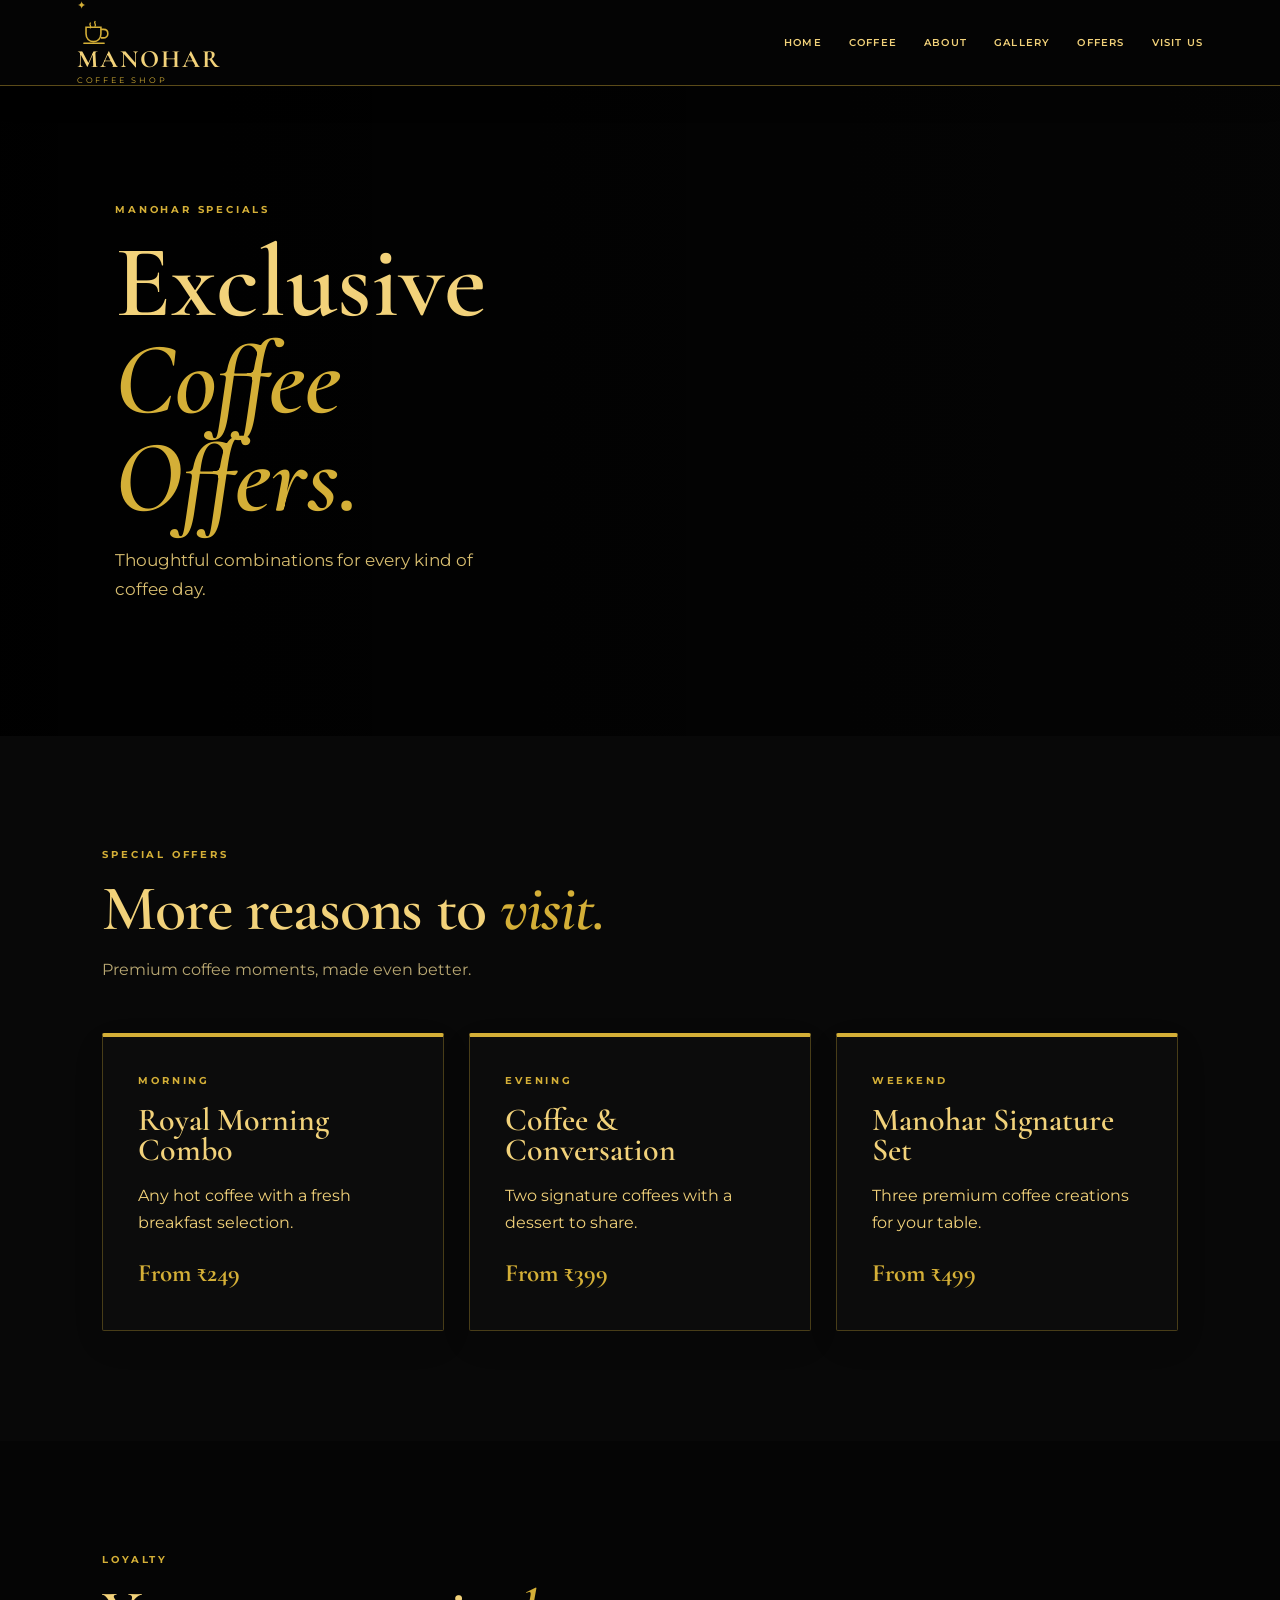
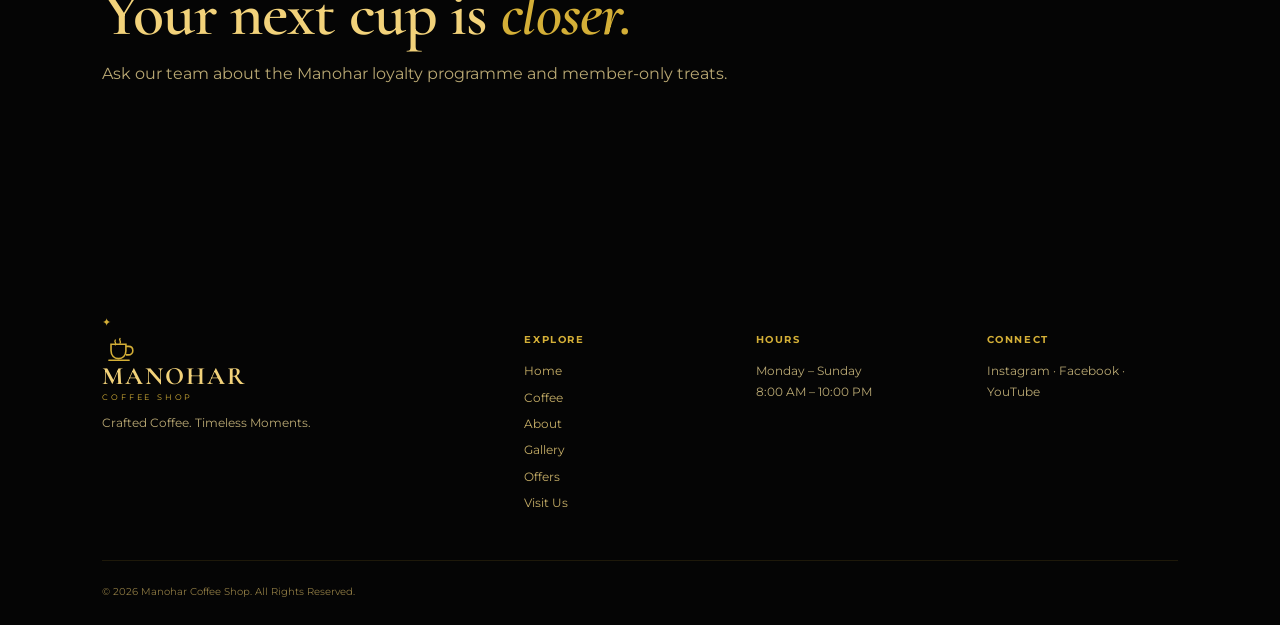
<file: offers.html>
<!doctype html><html lang="en"><head><meta charset="utf-8"><meta name="viewport" content="width=device-width,initial-scale=1"><title>Offers | Manohar Coffee Shop</title><link href="https://fonts.googleapis.com/css2?family=Cormorant+Garamond:wght@500;600;700&family=Montserrat:wght@400;500;600;700&display=swap" rel="stylesheet"><link rel="stylesheet" href="style.css"></head><body><header class="nav"><a class="logo" href="index.html" aria-label="Manohar Coffee Shop home"><svg width="34" height="34" viewBox="0 0 64 64" aria-hidden="true"><path d="M17 25h28v12c0 9-6 15-14 15S17 46 17 37V25Z" fill="none" stroke="#d4af37" stroke-width="3"/><path d="M45 29h5c6 0 8 4 8 8s-3 8-9 8h-4" fill="none" stroke="#d4af37" stroke-width="3"/><path d="M25 17c-3 4 3 5 0 9M34 14c-3 4 3 5 0 9" fill="none" stroke="#d4af37" stroke-width="2.5" stroke-linecap="round"/><path d="M13 55h38" stroke="#d4af37" stroke-width="3" stroke-linecap="round"/></svg><span>MANOHAR</span><small>COFFEE SHOP</small></a><button class="menu-toggle">☰</button><nav><a href="index.html">Home</a><a href="coffee.html">Coffee</a><a href="about.html">About</a><a href="gallery.html">Gallery</a><a href="offers.html">Offers</a><a href="visit-us.html">Visit Us</a></nav></header><section class="page-hero offers"><div class="reveal"><p class="eyebrow">MANOHAR SPECIALS</p><h1>Exclusive <em>Coffee Offers.</em></h1><p>Thoughtful combinations for every kind of coffee day.</p></div></section><main><section class="section"><div class="section-head reveal"><p class="eyebrow">SPECIAL OFFERS</p><h2>More reasons to <em>visit.</em></h2><p>Premium coffee moments, made even better.</p></div><div class="offers"><article class="offer reveal"><p class="eyebrow">MORNING</p><h3>Royal Morning Combo</h3><p>Any hot coffee with a fresh breakfast selection.</p><strong>From ₹249</strong></article><article class="offer reveal"><p class="eyebrow">EVENING</p><h3>Coffee & Conversation</h3><p>Two signature coffees with a dessert to share.</p><strong>From ₹399</strong></article><article class="offer reveal"><p class="eyebrow">WEEKEND</p><h3>Manohar Signature Set</h3><p>Three premium coffee creations for your table.</p><strong>From ₹499</strong></article></div></section><section class="royal-section section"><div class="section-head reveal"><p class="eyebrow">LOYALTY</p><h2>Your next cup is <em>closer.</em></h2><p>Ask our team about the Manohar loyalty programme and member-only treats.</p></div></section></main><footer class="footer"><div><a class="logo" href="index.html" aria-label="Manohar Coffee Shop home"><svg width="34" height="34" viewBox="0 0 64 64" aria-hidden="true"><path d="M17 25h28v12c0 9-6 15-14 15S17 46 17 37V25Z" fill="none" stroke="#d4af37" stroke-width="3"/><path d="M45 29h5c6 0 8 4 8 8s-3 8-9 8h-4" fill="none" stroke="#d4af37" stroke-width="3"/><path d="M25 17c-3 4 3 5 0 9M34 14c-3 4 3 5 0 9" fill="none" stroke="#d4af37" stroke-width="2.5" stroke-linecap="round"/><path d="M13 55h38" stroke="#d4af37" stroke-width="3" stroke-linecap="round"/></svg><span>MANOHAR</span><small>COFFEE SHOP</small></a><p>Crafted Coffee. Timeless Moments.</p></div><div><h4>Explore</h4><a href="index.html">Home</a><a href="coffee.html">Coffee</a><a href="about.html">About</a><a href="gallery.html">Gallery</a><a href="offers.html">Offers</a><a href="visit-us.html">Visit Us</a></div><div><h4>Hours</h4><p>Monday – Sunday<br>8:00 AM – 10:00 PM</p></div><div><h4>Connect</h4><p>Instagram · Facebook · YouTube</p></div><div class="copyright">© 2026 Manohar Coffee Shop. All Rights Reserved.</div></footer><script src="script.js"></script></body></html>
</file>
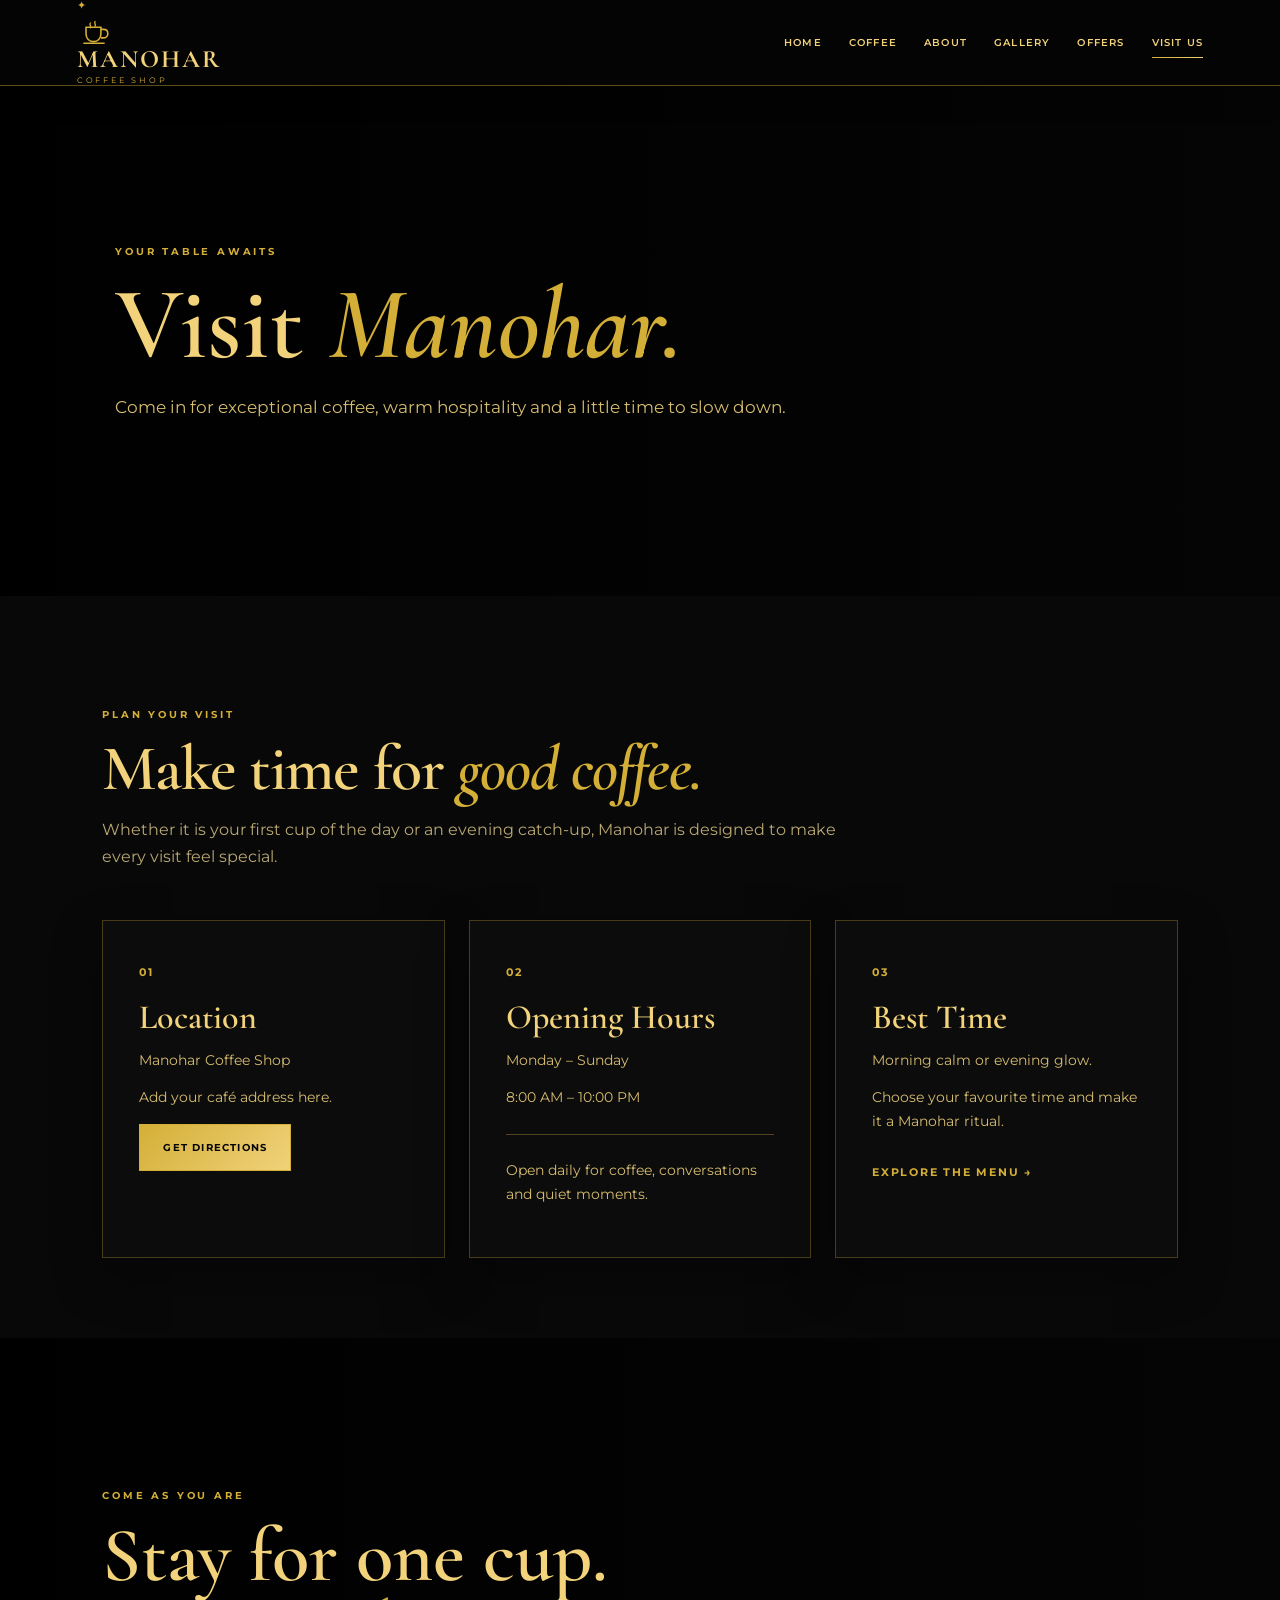
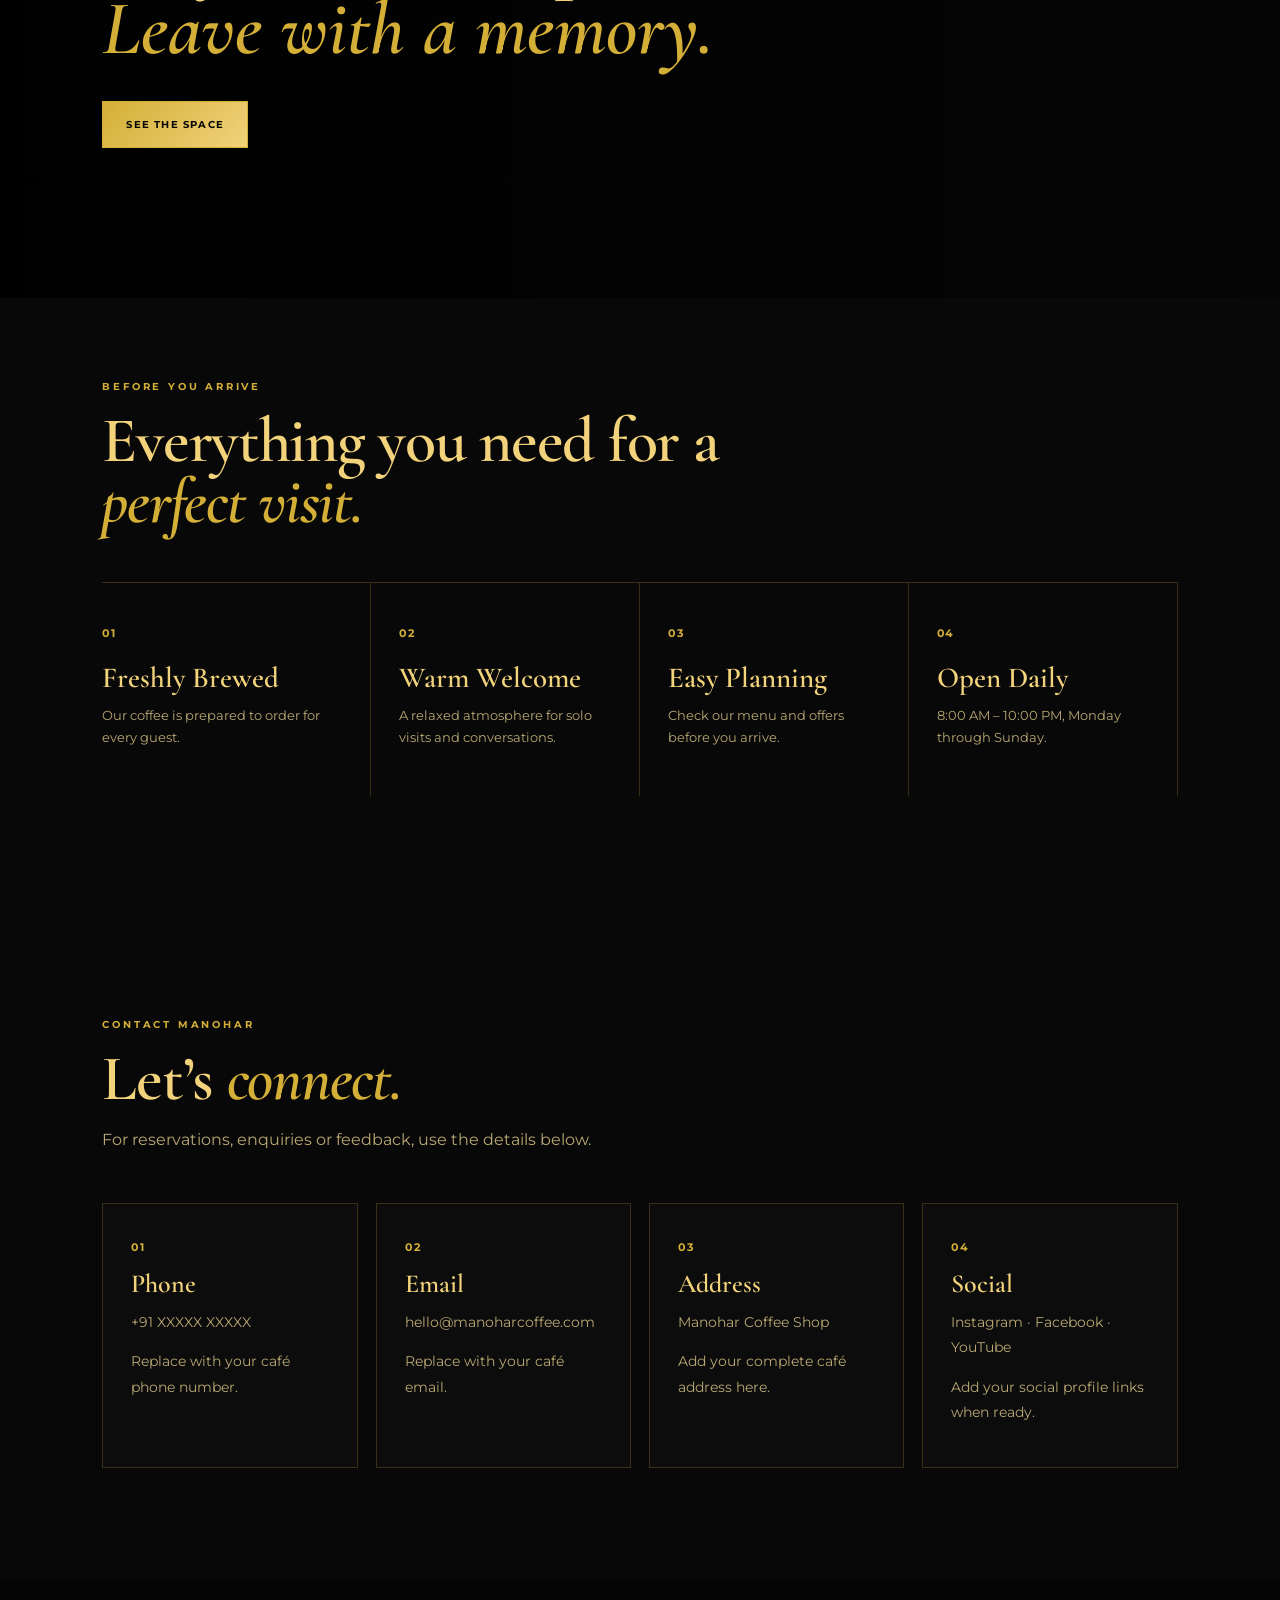
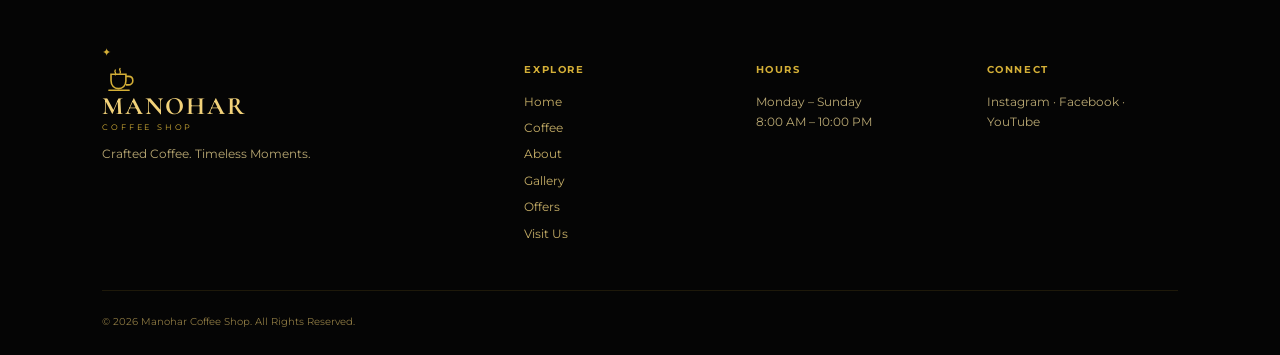
<file: visit-us.html>
<!doctype html>
<html lang="en">
<head>
<meta charset="utf-8">
<meta name="viewport" content="width=device-width,initial-scale=1">
<title>Visit Us | Manohar Coffee Shop</title>
<link href="https://fonts.googleapis.com/css2?family=Cormorant+Garamond:wght@500;600;700&family=Montserrat:wght@400;500;600;700&display=swap" rel="stylesheet">
<link rel="stylesheet" href="style.css">
</head>
<body>
<header class="nav">
<a class="logo" href="index.html" aria-label="Manohar Coffee Shop home">
<svg width="34" height="34" viewBox="0 0 64 64" aria-hidden="true">
<path d="M17 25h28v12c0 9-6 15-14 15S17 46 17 37V25Z" fill="none" stroke="#d4af37" stroke-width="3"/>
<path d="M45 29h5c6 0 8 4 8 8s-3 8-9 8h-4" fill="none" stroke="#d4af37" stroke-width="3"/>
<path d="M25 17c-3 4 3 5 0 9M34 14c-3 4 3 5 0 9" fill="none" stroke="#d4af37" stroke-width="2.5" stroke-linecap="round"/>
<path d="M13 55h38" stroke="#d4af37" stroke-width="3" stroke-linecap="round"/>
</svg><span>MANOHAR</span><small>COFFEE SHOP</small></a>
<button class="menu-toggle" aria-label="Open menu">☰</button>
<nav>
<a href="index.html">Home</a><a href="coffee.html">Coffee</a><a href="about.html">About</a><a href="gallery.html">Gallery</a><a href="offers.html">Offers</a><a class="active" href="visit-us.html">Visit Us</a>
</nav>
</header>
<section class="page-hero visit">
<div class="reveal"><p class="eyebrow">YOUR TABLE AWAITS</p><h1>Visit <em>Manohar.</em></h1><p>Come in for exceptional coffee, warm hospitality and a little time to slow down.</p></div>
</section>
<main>
<section class="section visit-intro">
<div class="section-head reveal"><p class="eyebrow">PLAN YOUR VISIT</p><h2>Make time for <em>good coffee.</em></h2><p>Whether it is your first cup of the day or an evening catch-up, Manohar is designed to make every visit feel special.</p></div>
<div class="visit-grid">
<article class="visit-card reveal"><span class="visit-icon">01</span><h3>Location</h3><p>Manohar Coffee Shop</p><p class="muted">Add your café address here.</p><a class="btn" target="_blank" rel="noopener" href="https://www.google.com/maps/search/?api=1&query=Manohar+Coffee+Shop">Get Directions</a></article>
<article class="visit-card reveal"><span class="visit-icon">02</span><h3>Opening Hours</h3><p>Monday – Sunday</p><p class="muted">8:00 AM – 10:00 PM</p><div class="gold-rule"></div><p class="muted">Open daily for coffee, conversations and quiet moments.</p></article>
<article class="visit-card reveal"><span class="visit-icon">03</span><h3>Best Time</h3><p>Morning calm or evening glow.</p><p class="muted">Choose your favourite time and make it a Manohar ritual.</p><a class="text-link" href="coffee.html">Explore the menu →</a></article>
</div>
</section>
<section class="visit-banner">
<div class="reveal"><p class="eyebrow">COME AS YOU ARE</p><h2>Stay for one cup.<br><em>Leave with a memory.</em></h2><a class="btn" href="gallery.html">See the Space</a></div>
</section>
<section class="section visit-contact">
<div class="section-head reveal"><p class="eyebrow">BEFORE YOU ARRIVE</p><h2>Everything you need for a <em>perfect visit.</em></h2></div>
<div class="feature-grid">
<div class="feature reveal"><b>01</b><h3>Freshly Brewed</h3><p>Our coffee is prepared to order for every guest.</p></div>
<div class="feature reveal"><b>02</b><h3>Warm Welcome</h3><p>A relaxed atmosphere for solo visits and conversations.</p></div>
<div class="feature reveal"><b>03</b><h3>Easy Planning</h3><p>Check our menu and offers before you arrive.</p></div>
<div class="feature reveal"><b>04</b><h3>Open Daily</h3><p>8:00 AM – 10:00 PM, Monday through Sunday.</p></div>
</div>
</section>
<section class="section contact-details-section">
<div class="section-head reveal"><p class="eyebrow">CONTACT MANOHAR</p><h2>Let’s <em>connect.</em></h2><p>For reservations, enquiries or feedback, use the details below.</p></div>
<div class="contact-details">
<div class="contact-detail reveal"><span class="contact-number">01</span><h3>Phone</h3><p><a href="tel:+91XXXXXXXXXX">+91 XXXXX XXXXX</a></p><p class="muted">Replace with your café phone number.</p></div>
<div class="contact-detail reveal"><span class="contact-number">02</span><h3>Email</h3><p><a href="mailto:hello@manoharcoffee.com">hello@manoharcoffee.com</a></p><p class="muted">Replace with your café email.</p></div>
<div class="contact-detail reveal"><span class="contact-number">03</span><h3>Address</h3><p>Manohar Coffee Shop</p><p class="muted">Add your complete café address here.</p></div>
<div class="contact-detail reveal"><span class="contact-number">04</span><h3>Social</h3><p>Instagram · Facebook · YouTube</p><p class="muted">Add your social profile links when ready.</p></div>
</div>
</section>
</main>
<footer class="footer">
<div><a class="logo" href="index.html" aria-label="Manohar Coffee Shop home"><svg width="34" height="34" viewBox="0 0 64 64" aria-hidden="true"><path d="M17 25h28v12c0 9-6 15-14 15S17 46 17 37V25Z" fill="none" stroke="#d4af37" stroke-width="3"/><path d="M45 29h5c6 0 8 4 8 8s-3 8-9 8h-4" fill="none" stroke="#d4af37" stroke-width="3"/><path d="M25 17c-3 4 3 5 0 9M34 14c-3 4 3 5 0 9" fill="none" stroke="#d4af37" stroke-width="2.5" stroke-linecap="round"/><path d="M13 55h38" stroke="#d4af37" stroke-width="3" stroke-linecap="round"/></svg><span>MANOHAR</span><small>COFFEE SHOP</small></a><p>Crafted Coffee. Timeless Moments.</p></div>
<div><h4>Explore</h4><a href="index.html">Home</a><a href="coffee.html">Coffee</a><a href="about.html">About</a><a href="gallery.html">Gallery</a><a href="offers.html">Offers</a><a href="visit-us.html">Visit Us</a></div>
<div><h4>Hours</h4><p>Monday – Sunday<br>8:00 AM – 10:00 PM</p></div><div><h4>Connect</h4><p>Instagram · Facebook · YouTube</p></div><div class="copyright">© 2026 Manohar Coffee Shop. All Rights Reserved.</div>
</footer>
<script src="script.js"></script>
</body></html>
</file>
<file: style.css>
:root{--navy:#050505;--royal:#0a0a0a;--purple:#111111;--burgundy:#151515;--gold:#d4af37;--cream:#080808;--white:#101010;--ink:#f2d27a;--muted:#b9a873;--line:rgba(212,175,55,.24);--serif:'Cormorant Garamond',serif;--sans:'Montserrat',sans-serif}*{box-sizing:border-box}html{scroll-behavior:smooth}body{margin:0;background:#080808;color:var(--ink);font-family:var(--sans);line-height:1.7}img{width:100%;display:block}a{text-decoration:none;color:inherit}.nav{height:86px;display:flex;align-items:center;justify-content:space-between;padding:0 6vw;background:rgba(8,8,8,.98);color:#f2d27a;position:sticky;top:0;z-index:20;border-bottom:1px solid rgba(215,181,109,.35)}.logo{display:flex;flex-direction:column;line-height:.9;letter-spacing:.18em;color:#f2d27a}.logo span{font-family:var(--serif);font-size:25px;font-weight:700;letter-spacing:.08em}.logo small{font-size:8px;letter-spacing:.35em;margin-top:7px;color:var(--gold)}.nav nav{display:flex;align-items:center;gap:27px;text-transform:uppercase;font-size:10px;font-weight:600;letter-spacing:.12em}.nav nav>a{padding:10px 0;position:relative}.nav nav>a:not(.nav-cta):after{content:'';position:absolute;bottom:3px;left:0;width:0;height:1px;background:linear-gradient(135deg,#d4af37,#f0d27a);transition:.3s}.nav nav>a:hover:after,.nav nav>a.active:after{width:100%}.nav-cta{background:linear-gradient(135deg,#d4af37,#f0d27a);color:var(--navy);padding:12px 18px!important}.menu-toggle{display:none;background:none;border:0;font-size:25px;color:#f2d27a}.hero,.page-hero{min-height:calc(100vh - 86px);display:flex;align-items:center;padding:9vw;background-position:center;background-size:cover;color:#f2d27a}.hero{background-image:linear-gradient(90deg,rgba(0,0,0,.97),rgba(0,0,0,.62),rgba(0,0,0,.18)),url('https://images.unsplash.com/photo-1445116572660-236099ec97a0?auto=format&fit=crop&w=2200&q=90')}.hero-content{max-width:790px}.eyebrow{font-size:10px;letter-spacing:.28em;font-weight:700;color:var(--gold);margin:0 0 16px}.hero h1,.page-hero h1,h1,h2,h3{font-family:var(--serif);line-height:.95;font-weight:600}.hero h1{font-size:clamp(60px,8vw,120px);margin:0 0 28px}.hero h1 em,.page-hero h1 em,h2 em{color:var(--gold);font-style:italic}.hero p:not(.eyebrow){max-width:590px;font-size:17px;color:#ecd99a}.actions{display:flex;gap:14px;margin-top:34px}.btn{display:inline-block;background:linear-gradient(135deg,#d4af37,#f0d27a);color:var(--navy);border:1px solid var(--gold);padding:14px 23px;text-transform:uppercase;letter-spacing:.12em;font-size:10px;font-weight:700;cursor:pointer;transition:.3s}.btn:hover{transform:translateY(-3px);box-shadow:0 10px 25px #0003}.btn.ghost{background:transparent;color:#f2d27a}.section{padding:110px 8vw}.split{display:grid;grid-template-columns:1.05fr .95fr;gap:9vw;align-items:center}.image-card{overflow:hidden;box-shadow:0 18px 50px #05050526}.image-card img{aspect-ratio:1/1;object-fit:cover;transition:.8s}.image-card:hover img{transform:scale(1.04)}.copy{max-width:620px}.copy h2,.section-head h2,.contact h2{font-size:clamp(46px,5vw,76px);margin:0 0 25px}.copy p:not(.eyebrow){color:var(--muted)}.text-link{display:inline-block;color:var(--burgundy);font-size:11px;text-transform:uppercase;letter-spacing:.16em;font-weight:700;margin-top:15px}.royal-section{background:linear-gradient(135deg,#050505,#181818);color:#f2d27a}.section-head{max-width:750px;margin-bottom:50px}.section-head h2{margin:0 0 16px}.section-head>p:last-child{color:#bda962}.cards{display:grid;grid-template-columns:repeat(3,1fr);gap:24px}.coffee-card{background:#111;border:1px solid rgba(215,181,109,.35);overflow:hidden;transition:.35s}.coffee-card:hover{transform:translateY(-8px);box-shadow:0 20px 45px #0004}.coffee-card img{height:280px;object-fit:cover}.coffee-card div{padding:25px}.coffee-card span,.feature b{color:var(--gold);font-size:11px;letter-spacing:.15em}.coffee-card h3{font-size:30px;margin:8px 0}.coffee-card p{color:#bda962;font-size:13px}.coffee-card strong{color:var(--gold)}.feature-grid{display:grid;grid-template-columns:repeat(4,1fr);gap:0;border-top:1px solid var(--line)}.royal-section .feature-grid{border-color:rgba(212,175,55,.22)}.feature{padding:35px 28px;border-right:1px solid var(--line)}.royal-section .feature{border-color:rgba(212,175,55,.22)}.feature:first-child{padding-left:0}.feature h3{font-size:29px;margin:18px 0 8px}.feature p{font-size:13px;color:var(--muted)}.royal-section .feature p{color:#bda962}.experience{min-height:620px;background-image:linear-gradient(90deg,rgba(0,0,0,.94),rgba(100,31,53,.35)),url('https://images.unsplash.com/photo-1501339847302-ac426a4a7cbb?auto=format&fit=crop&w=2200&q=90');background-position:center;background-size:cover;display:flex;align-items:center;padding:8vw;color:#f2d27a}.experience h2{font-size:clamp(55px,6vw,90px);margin:0 0 35px}.stats{background:linear-gradient(135deg,#d4af37,#f0d27a);display:grid;grid-template-columns:repeat(4,1fr);text-align:center;padding-top:65px;padding-bottom:65px}.stats div{border-right:1px solid #05050544}.stats div:last-child{border:0}.stats strong{display:block;font-family:var(--serif);font-size:62px;line-height:1;color:var(--navy)}.stats span{font-size:10px;letter-spacing:.15em;text-transform:uppercase;color:var(--navy)}.testimonial{text-align:center}.quote{max-width:850px;margin:auto}.stars{color:var(--burgundy);letter-spacing:.3em}.quote blockquote{font-family:var(--serif);font-size:42px;line-height:1.1;margin:25px 0}.quote p{font-size:11px;letter-spacing:.15em;text-transform:uppercase}.footer{background:#080808;color:#d4af37;padding:70px 8vw 25px;display:grid;grid-template-columns:2fr 1fr 1fr 1fr;gap:40px}.footer .logo{color:#f2d27a}.footer p{font-size:12px;color:#a99050}.footer h4{text-transform:uppercase;letter-spacing:.16em;font-size:10px;color:var(--gold)}.footer>div>a:not(.logo){display:block;font-size:12px;margin:6px 0;color:#c6ae67}.copyright{grid-column:1/-1;border-top:1px solid rgba(212,175,55,.12);padding-top:22px;font-size:10px;color:#8e7a43}.page-hero{min-height:510px}.page-hero.coffee{background-image:linear-gradient(90deg,rgba(0,0,0,.94),rgba(0,0,0,.55)),url('https://images.unsplash.com/photo-1498804103079-a6351b050096?auto=format&fit=crop&w=2200&q=90')}.page-hero.about{background-image:linear-gradient(90deg,rgba(0,0,0,.94),rgba(0,0,0,.55)),url('https://images.unsplash.com/photo-1459755486867-b55449bb39ff?auto=format&fit=crop&w=2200&q=90')}.page-hero.contact{background-image:linear-gradient(90deg,rgba(0,0,0,.94),rgba(0,0,0,.55)),url('https://images.unsplash.com/photo-1511920170033-f8396924c348?auto=format&fit=crop&w=2200&q=90')}.page-hero.gallery{background-image:linear-gradient(90deg,rgba(0,0,0,.94),rgba(0,0,0,.38)),url('https://images.unsplash.com/photo-1511081692775-05d0f180a065?auto=format&fit=crop&w=2200&q=90')}.page-hero h1{font-size:clamp(60px,8vw,110px);margin:0 0 20px}.page-hero p:not(.eyebrow){font-size:17px}.filters{display:flex;justify-content:center;gap:12px;margin-bottom:55px;flex-wrap:wrap}.filter{background:transparent;border:1px solid var(--line);padding:12px 18px;text-transform:uppercase;letter-spacing:.12em;font-size:10px;cursor:pointer;color:var(--navy)}.filter.active,.filter:hover{background:#080808;color:#f2d27a}.menu-grid{display:grid;grid-template-columns:repeat(2,1fr);gap:28px}.menu-item{display:grid;grid-template-columns:190px 1fr;background:#0d0d0d;border:1px solid var(--line);overflow:hidden;transition:.3s}.menu-item:hover{transform:translateY(-5px);box-shadow:0 16px 35px #0505051c}.menu-item img{height:190px;object-fit:cover}.menu-item div{padding:24px}.menu-item h3{font-size:29px;margin:0 0 5px}.menu-item p{font-size:12px;color:var(--muted)}.menu-item strong{color:var(--burgundy)}.timeline-grid{display:grid;grid-template-columns:repeat(4,1fr);border-top:1px solid rgba(212,175,55,.17)}.timeline-grid>div{padding:35px 25px;border-right:1px solid rgba(212,175,55,.17)}.timeline-grid>div:first-child{padding-left:0}.timeline-grid b{color:var(--gold);font-size:12px}.timeline-grid h3{font-size:30px}.timeline-grid p{font-size:13px;color:#bda962}.contact{display:grid;grid-template-columns:1fr 1fr;gap:9vw}.info{margin-top:50px}.info>div{padding:22px 0;border-top:1px solid var(--line)}.info span{font-size:9px;letter-spacing:.2em;color:var(--burgundy);font-weight:700}.info p{font-family:var(--serif);font-size:22px;margin:5px 0}.contact-form{background:#0d0d0d;padding:45px;border:1px solid var(--line);box-shadow:0 15px 45px #05050512}label{display:block;font-size:10px;text-transform:uppercase;letter-spacing:.15em;font-weight:700;margin:18px 0}input,textarea{display:block;width:100%;margin-top:8px;padding:14px;border:1px solid var(--line);background:#080808;font:inherit;outline:none}input:focus,textarea:focus{border-color:var(--gold)}.form-msg{font-size:12px;color:var(--burgundy)}.map{height:390px;background:linear-gradient(135deg,var(--royal),var(--burgundy));display:flex;align-items:center;justify-content:center;text-align:center;color:#f2d27a}.map h2{font-size:55px;margin:0}.gallery-grid{display:grid;grid-template-columns:repeat(3,1fr);gap:20px}.gallery-grid figure{margin:0;overflow:hidden;background:#0d0d0d}.gallery-grid img{height:330px;object-fit:cover;transition:.7s}.gallery-grid figure:hover img{transform:scale(1.05)}.gallery-grid figcaption{padding:14px 16px;font-family:var(--serif);font-size:22px}.offers{display:grid;grid-template-columns:repeat(3,1fr);gap:25px}.offer{background:#0d0d0d;border-top:4px solid var(--burgundy);padding:35px;box-shadow:0 12px 35px #05050512}.offer h3{font-size:32px;margin:10px 0}.offer strong{font-size:25px;color:var(--burgundy)}.reveal{opacity:0;transform:translateY(25px);transition:opacity .8s ease,transform .8s ease}.reveal.visible{opacity:1;transform:none}@media(max-width:850px){.nav{height:72px}.nav nav{display:none;position:absolute;top:72px;left:0;right:0;background:#080808;padding:20px 7vw;flex-direction:column;align-items:flex-start;gap:12px}.nav nav.open{display:flex}.menu-toggle{display:block}.hero{min-height:calc(100vh - 72px);padding:12vw 7vw}.hero h1{font-size:58px}.section{padding:75px 7vw}.split,.contact{grid-template-columns:1fr;gap:45px}.cards,.menu-grid,.gallery-grid,.offers{grid-template-columns:1fr}.feature-grid,.timeline-grid,.stats{grid-template-columns:1fr 1fr}.feature{border-bottom:1px solid var(--line)}.stats div{padding:20px;border-bottom:1px solid #05050533}.footer{grid-template-columns:1fr 1fr}.copyright{grid-column:1/-1}.page-hero{min-height:400px;padding:12vw 7vw}.menu-item{grid-template-columns:140px 1fr}.menu-item img{height:170px}.quote blockquote{font-size:32px}}@media(max-width:520px){.hero h1{font-size:49px}.actions{flex-direction:column;align-items:flex-start}.feature-grid,.timeline-grid,.stats{grid-template-columns:1fr}.footer{grid-template-columns:1fr}.menu-item{grid-template-columns:1fr}.menu-item img{height:220px}.contact-form{padding:28px}}

/* Carbon Black + Gold luxury refinements */
.logo:before{content:'✦';color:var(--gold);font-size:11px;letter-spacing:0;margin-bottom:3px}
.nav{box-shadow:0 8px 28px #0004}
.nav-cta{box-shadow:0 6px 18px #d4af3730}
.section-head h2,.copy h2{letter-spacing:-.02em}
.coffee-card,.offer,.menu-item,.contact-form{border-radius:2px}
.coffee-card strong,.menu-item strong,.offer strong{font-family:var(--serif)}

/* Final carbon-black + gold theme */
body{background:#080808;color:#f2d27a}
.nav{background:rgba(5,5,5,.98);color:#f2d27a;border-bottom:1px solid rgba(212,175,55,.42)}
.logo,.footer .logo{color:#f2d27a}
.hero,.page-hero{color:#f2d27a}
.hero{background-image:linear-gradient(90deg,rgba(0,0,0,.97),rgba(0,0,0,.70),rgba(0,0,0,.28)),url('https://images.unsplash.com/photo-1445116572660-236099ec97a0?auto=format&fit=crop&w=2200&q=90')}
.hero p:not(.eyebrow),.page-hero p:not(.eyebrow){color:#d7bd70}
.section-head>p:last-child,.copy p:not(.eyebrow),.feature p,.menu-item p,.footer p,.muted{color:#b9a873}
.royal-section,.footer{background:#050505;color:#f2d27a}
.coffee-card,.menu-item,.offer,.contact-form,.visit-card{background:#0c0c0c;color:#f2d27a;border:1px solid rgba(212,175,55,.30)}
.menu-item strong,.coffee-card strong,.offer strong,.text-link{color:#d4af37}
.btn{background:linear-gradient(135deg,#d4af37,#f0d27a);color:#050505;border-color:#d4af37}
.btn.ghost{background:transparent;color:#f2d27a}
.filter{color:#d4af37;border-color:rgba(212,175,55,.3);background:#090909}
.filter.active,.filter:hover{background:#d4af37;color:#050505}
.stats{background:#050505;color:#d4af37;border-top:1px solid rgba(212,175,55,.25);border-bottom:1px solid rgba(212,175,55,.25)}
.stats div{border-color:rgba(212,175,55,.22)}
.stats strong,.stats span{color:#d4af37}
.experience{background-image:linear-gradient(90deg,rgba(0,0,0,.94),rgba(0,0,0,.38)),url('https://images.unsplash.com/photo-1501339847302-ac426a4a7cbb?auto=format&fit=crop&w=2200&q=90')}
.page-hero.coffee,.page-hero.about,.page-hero.contact,.page-hero.gallery,.page-hero.visit{background-image:linear-gradient(90deg,rgba(0,0,0,.94),rgba(0,0,0,.42)),url('https://images.unsplash.com/photo-1498804103079-a6351b050096?auto=format&fit=crop&w=2200&q=90')}
.contact-form input,.contact-form textarea,input,textarea{background:#0a0a0a;color:#f2d27a;border-color:rgba(212,175,55,.25)}
input:focus,textarea:focus{border-color:#d4af37}
.map{background:#090909;border:1px solid rgba(212,175,55,.25);color:#d4af37}
.gallery-grid figure{background:#0c0c0c;border:1px solid rgba(212,175,55,.22)}
.gallery-grid figcaption{color:#d4af37}
.offer{border-top:4px solid #d4af37}
.feature{border-color:rgba(212,175,55,.22)}
.visit-grid{display:grid;grid-template-columns:repeat(3,1fr);gap:24px}
.visit-card{padding:36px;min-height:310px;box-shadow:0 18px 45px rgba(0,0,0,.35);transition:.35s}
.visit-card:hover{transform:translateY(-7px);box-shadow:0 25px 55px rgba(212,175,55,.10)}
.visit-card h3{font-size:34px;margin:18px 0 8px}
.visit-card p{font-size:14px;color:#d7bd70}
.visit-icon{font-size:11px;letter-spacing:.18em;color:#d4af37;font-weight:700}
.gold-rule{height:1px;background:rgba(212,175,55,.35);margin:24px 0}
.visit-banner{min-height:560px;background:linear-gradient(90deg,rgba(0,0,0,.96),rgba(0,0,0,.42)),url('https://images.unsplash.com/photo-1495474472287-4d71bcdd2085?auto=format&fit=crop&w=2200&q=90') center/cover;display:flex;align-items:center;padding:8vw;color:#f2d27a}
.visit-banner h2{font-size:clamp(55px,6vw,90px);margin:0 0 35px}
.visit-intro{padding-bottom:80px}
.visit-contact{padding-top:80px}
.contact-details{display:grid;grid-template-columns:repeat(4,1fr);gap:18px;margin-top:38px}
.contact-detail{background:#0c0c0c;border:1px solid rgba(212,175,55,.22);padding:28px;min-height:170px}
.contact-detail .contact-number{font-size:11px;letter-spacing:.18em;color:#d4af37;font-weight:700}
.contact-detail h3{font-size:26px;margin:12px 0 10px;color:#f2d27a}
.contact-detail p,.contact-detail a{font-size:14px;color:#b9a873;line-height:1.8;text-decoration:none}
.contact-detail a:hover{color:#d4af37}
@media(max-width:1050px){.contact-details{grid-template-columns:repeat(2,1fr)}}
@media(max-width:850px){.visit-grid{grid-template-columns:1fr}.visit-banner{min-height:480px}}


/* Unique page imagery + premium image hover interactions */
.hero{
  background-image:linear-gradient(90deg,rgba(0,0,0,.97),rgba(0,0,0,.68),rgba(0,0,0,.24)),url('https://images.unsplash.com/photo-1509042239860-f550ce710b93?auto=format&fit=crop&w=2200&q=90');
  background-position:center;
  background-size:cover;
  transition:background-size .9s cubic-bezier(.2,.65,.2,1),background-position .9s ease;
}
.hero:hover{background-size:108%;background-position:center 46%;}
.page-hero{background-size:cover;background-position:center;transition:background-size .9s cubic-bezier(.2,.65,.2,1),background-position .9s ease;}
.page-hero:hover{background-size:108%;background-position:center 48%;}
.page-hero.coffee{background-image:linear-gradient(90deg,rgba(0,0,0,.95),rgba(0,0,0,.48)),url('https://images.unsplash.com/photo-1498804103079-a6351b050096?auto=format&fit=crop&w=2200&q=90')}
.page-hero.about{background-image:linear-gradient(90deg,rgba(0,0,0,.95),rgba(0,0,0,.48)),url('https://images.unsplash.com/photo-1459755486867-b55449bb39ff?auto=format&fit=crop&w=2200&q=90')}
.page-hero.gallery{background-image:linear-gradient(90deg,rgba(0,0,0,.95),rgba(0,0,0,.40)),url('https://images.unsplash.com/photo-1511081692775-05d0f180a065?auto=format&fit=crop&w=2200&q=90')}
.page-hero.offers{background-image:linear-gradient(90deg,rgba(0,0,0,.96),rgba(0,0,0,.45)),url('https://images.unsplash.com/photo-1499750310107-5fef28a66643?auto=format&fit=crop&w=2200&q=90')}
.page-hero.visit{background-image:linear-gradient(90deg,rgba(0,0,0,.96),rgba(0,0,0,.44)),url('https://images.unsplash.com/photo-1511920170033-f8396924c348?auto=format&fit=crop&w=2200&q=90')}

/* Change the Classic Cappuccino photo */
.coffee-card:nth-child(2) img{content:url('images/classic-cappuccino.png');object-fit:cover;}

/* Cursor-over-image animation */
.image-card,.coffee-card,.menu-item,.gallery-grid figure,.visit-banner{
  position:relative;
  overflow:hidden;
}
.image-card img,.coffee-card img,.menu-item img,.gallery-grid img{
  display:block;
  width:100%;
  transition:transform .75s cubic-bezier(.2,.7,.2,1),filter .75s ease;
  will-change:transform;
}
.image-card::after,.coffee-card::after,.menu-item::after,.gallery-grid figure::after{
  content:'';
  position:absolute;
  inset:-35%;
  background:linear-gradient(115deg,transparent 38%,rgba(212,175,55,.24) 50%,transparent 62%);
  transform:translateX(-70%) rotate(8deg);
  transition:transform .9s ease;
  pointer-events:none;
}
.image-card:hover img,.coffee-card:hover img,.menu-item:hover img,.gallery-grid figure:hover img{
  transform:scale(1.08);
  filter:saturate(1.12) contrast(1.04);
}
.image-card:hover,.coffee-card:hover,.menu-item:hover,.gallery-grid figure:hover{
  box-shadow:0 22px 55px rgba(0,0,0,.55),0 0 0 1px rgba(212,175,55,.38);
}
.image-card:hover::after,.coffee-card:hover::after,.menu-item:hover::after,.gallery-grid figure:hover::after{transform:translateX(70%) rotate(8deg);}
.coffee-card,.menu-item,.gallery-grid figure{transition:transform .45s ease,box-shadow .45s ease,border-color .45s ease;}
.coffee-card:hover,.menu-item:hover,.gallery-grid figure:hover{transform:translateY(-8px);border-color:rgba(212,175,55,.5);}
.gallery-grid figure:hover img{transform:scale(1.10);}
.visit-banner{transition:background-size .9s cubic-bezier(.2,.65,.2,1),background-position .9s ease;}
.visit-banner:hover{background-size:108%;background-position:center 48%;}
@media (prefers-reduced-motion:reduce){
  .hero,.page-hero,.visit-banner,.image-card img,.coffee-card img,.menu-item img,.gallery-grid img,.coffee-card,.menu-item,.gallery-grid figure{transition:none!important}
}
</file>
